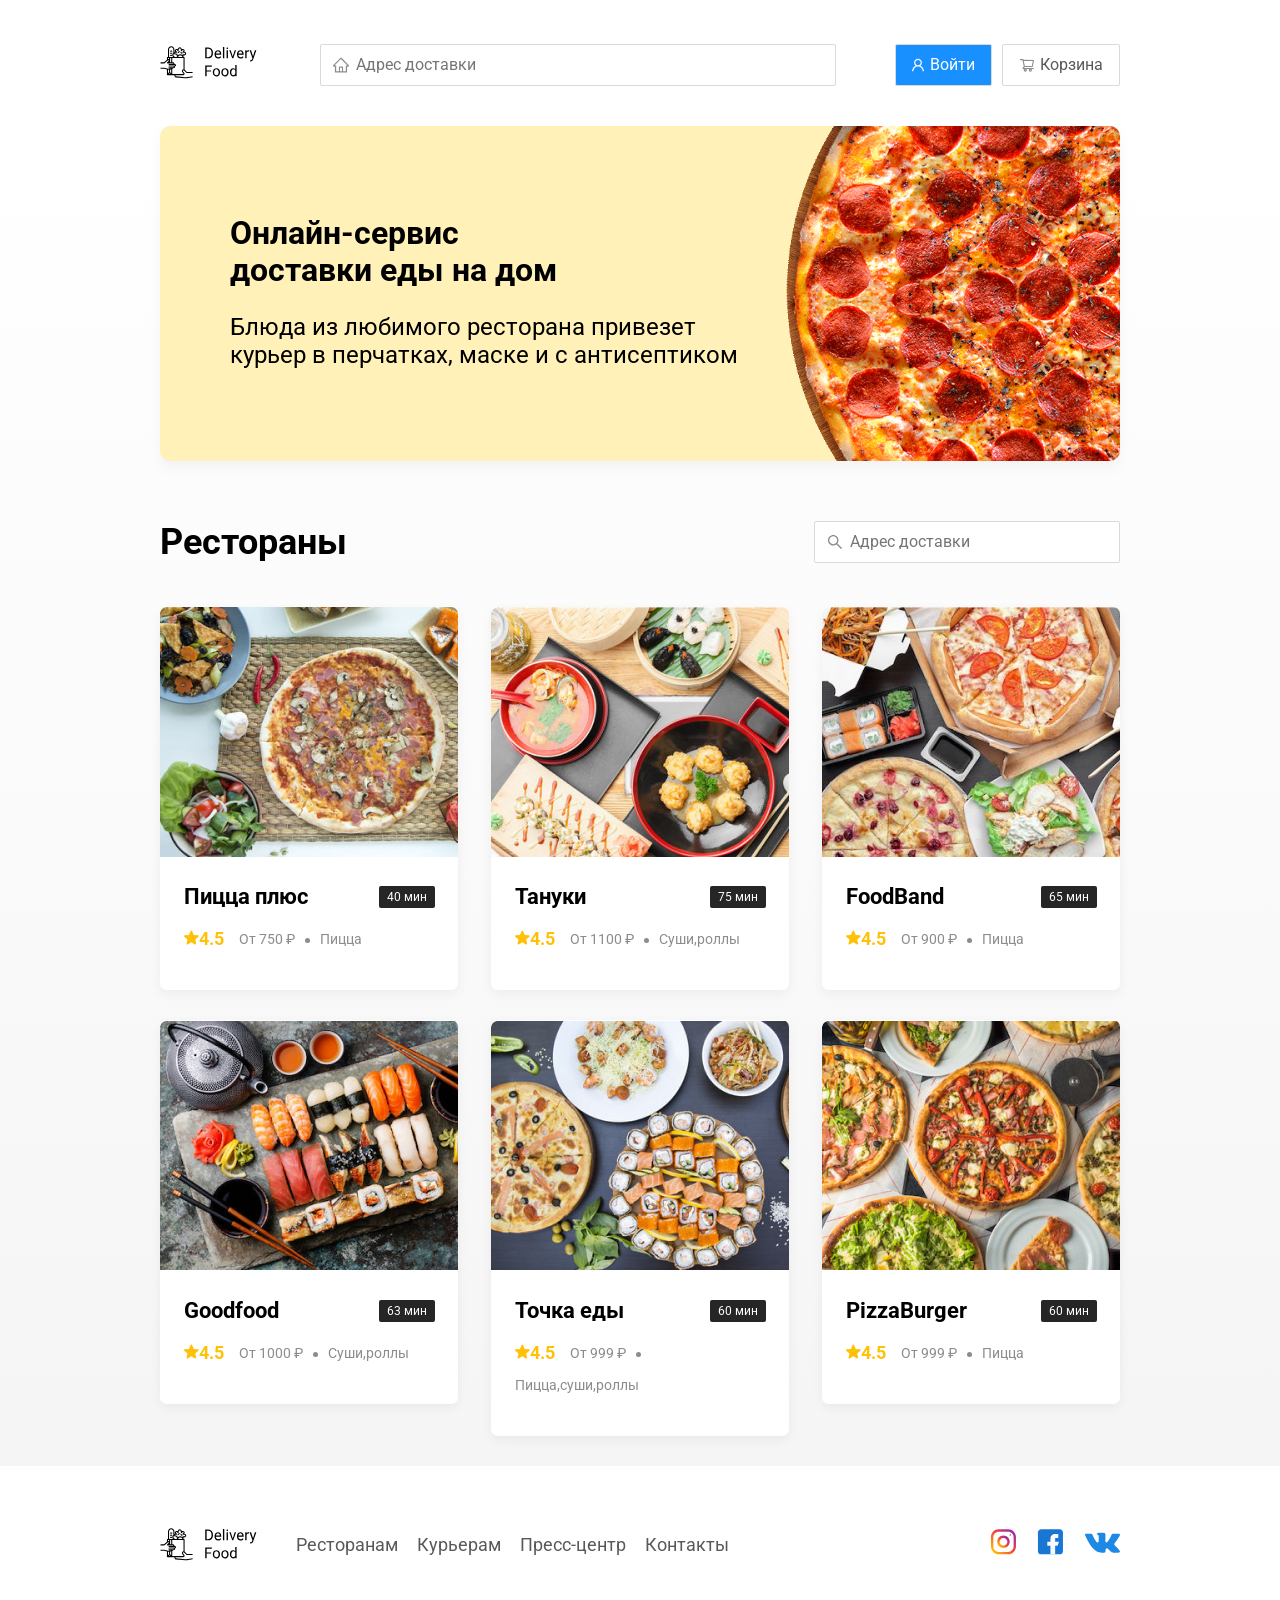
<file: index.html>
<!DOCTYPE html>
<html lang="ru">

<head>
  <meta charset="UTF-8" />
  <meta name="viewport" content="width=device-width, initial-scale=1.0" />
  <title>Delivery Food - Доставка еды на дом</title>
  <link href="https://fonts.googleapis.com/css2?family=Roboto:wght@400;700&display=swap" rel="stylesheet" />
  <link rel="stylesheet" href="css/normalize.css" />
  <link rel="stylesheet" href="css/style.css" />
</head>

<body>
  <div class="container">
    <!-- Шапка сайта -->
    <header class="header">
      <a href="index.html" class="logo">
        <img src="img\logo.svg" alt="Logo" class="logo" />
      </a>
      <input type="text" class="input input-address" placeholder="Адрес доставки" />
      <div class="buttons">
        <button class="button button-primary">
          <img src="img/User.svg" alt="user" class="button-icon" />
          <span class="button-text">Войти</span>
        </button>
        <button class="button">
          <img src="img/shopping-cart.svg" alt="shopping cart" class="buttom-icon__2" />
          <span class="button-twxt">Корзина</span>
        </button>
      </div>
    </header>
  </div>
  <!-- /container-->
  <main class="main">
    <div class="container">
      <section class="promo">
        <h1 class="promo-title">Онлайн-сервис<br />доставки еды на дом</h1>
        <p class="promo-text">
          Блюда из любимого ресторана привезет курьер в перчатках, маске и с
          антисептиком
        </p>
      </section>
      <section class="restaurants">
        <div class="heading">
          <h2 class="title">Рестораны</h2>
          <input type="text" class="input input-search" placeholder="Адрес доставки" />
        </div>
        <div class="cards">
          <a href="restaurants.html" class="card">
            <img src="img/pizza.jpg" alt="pizza" class="card-image" />
            <div class="card-text">
              <div class="card-heading">
                <h3 class="card-title">Пицца плюс</h3>
                <span class="card-tag tag">40 мин</span>
              </div>
              <div class="card-info">
                <div class="rating">
                  <img src="img/star.svg" alt="rating" class="rating-star" />4.5
                </div>
                <div class="price">От 750 ₽</div>
                <div class="category">Пицца</div>
              </div>
            </div>
          </a>
          <!-- /.card -->
          <a href="restaurants.html" class="card">
            <img src="img/pizza2.jpg" alt="pizza" class="card-image" />
            <div class="card-text">
              <div class="card-heading">
                <h3 class="card-title">Тануки</h3>
                <span class="card-tag tag">75 мин</span>
              </div>
              <div class="card-info">
                <div class="rating">
                  <img src="img/star.svg" alt="rating" class="rating-star" />4.5
                </div>
                <div class="price">От 1100 ₽</div>
                <div class="category">Суши,роллы</div>
              </div>
            </div>
          </a>
          <!-- /.card -->
          <a href="restaurants.html" class="card">
            <img src="img/pizza3.jpg" alt="pizza" class="card-image" />
            <div class="card-text">
              <div class="card-heading">
                <h3 class="card-title">FoodBand</h3>
                <span class="card-tag tag">65 мин</span>
              </div>
              <div class="card-info">
                <div class="rating">
                  <img src="img/star.svg" alt="rating" class="rating-star" />4.5
                </div>
                <div class="price">От 900 ₽</div>
                <div class="category">Пицца</div>
              </div>
            </div>
          </a>
          <!-- /.card -->
          <a href="restaurants.html" class="card">
            <img src="img/pizza4.jpg" alt="pizza" class="card-image" />
            <div class="card-text">
              <div class="card-heading">
                <h3 class="card-title">Goodfood</h3>
                <span class="card-tag tag">63 мин</span>
              </div>
              <div class="card-info">
                <div class="rating">
                  <img src="img/star.svg" alt="rating" class="rating-star" />4.5
                </div>
                <div class="price">От 1000 ₽</div>
                <div class="category">Суши,роллы</div>
              </div>
            </div>
          </a>
          <!-- /.card -->
          <a href="restaurants.html" class="card">
            <img src="img/pizza5.jpg" alt="pizza" class="card-image" />
            <div class="card-text">
              <div class="card-heading">
                <h3 class="card-title">Точка еды</h3>
                <span class="card-tag tag">60 мин</span>
              </div>
              <div class="card-info">
                <div class="rating">
                  <img src="img/star.svg" alt="rating" class="rating-star" />4.5
                </div>
                <div class="price">От 999 ₽</div>
                <div class="category">Пицца,суши,роллы</div>
              </div>
            </div>
          </a>
          <!-- /.card -->
          <a href="restaurants.html" class="card">
            <img src="img/pizza6.jpg" alt="pizza" class="card-image" />
            <div class="card-text">
              <div class="card-heading">
                <h3 class="card-title">PizzaBurger</h3>
                <span class="card-tag tag">60 мин</span>
              </div>
              <div class="card-info">
                <div class="rating">
                  <img src="img/star.svg" alt="rating" class="rating-star" />4.5
                </div>
                <div class="price">От 999 ₽</div>
                <div class="category">Пицца</div>
              </div>
            </div>
          </a>
          <!-- /.card -->
        </div>
        <!-- /.cards -->
      </section>
    </div>
    <!-- / container-->
  </main>
  <footer class="footer">
    <div class="container">
      <div class="footer-block">
        <img src="img/logo.svg" alt="" class="logo footer-logo" />
        <nav class="footer-nav">
          <a href="#" class="footer-link">Ресторанам </a>
          <a href="#" class="footer-link">Курьерам</a>
          <a href="#" class="footer-link">Пресс-центр</a>
          <a href="#" class="footer-link">Контакты</a>
        </nav>
        <div class="social-links">
          <a href="#" class="social-link"><img src="img/inst.svg" alt="instagram" /></a>
          <a href="#" class="social-link"><img src="img/fb.svg" alt="facebook" /></a>
          <a href="#" class="social-link"><img src="img/vk.svg" alt="vkontakte" /></a>
        </div>
      </div>
    </div>
  </footer>
</body>

</html>
</file>
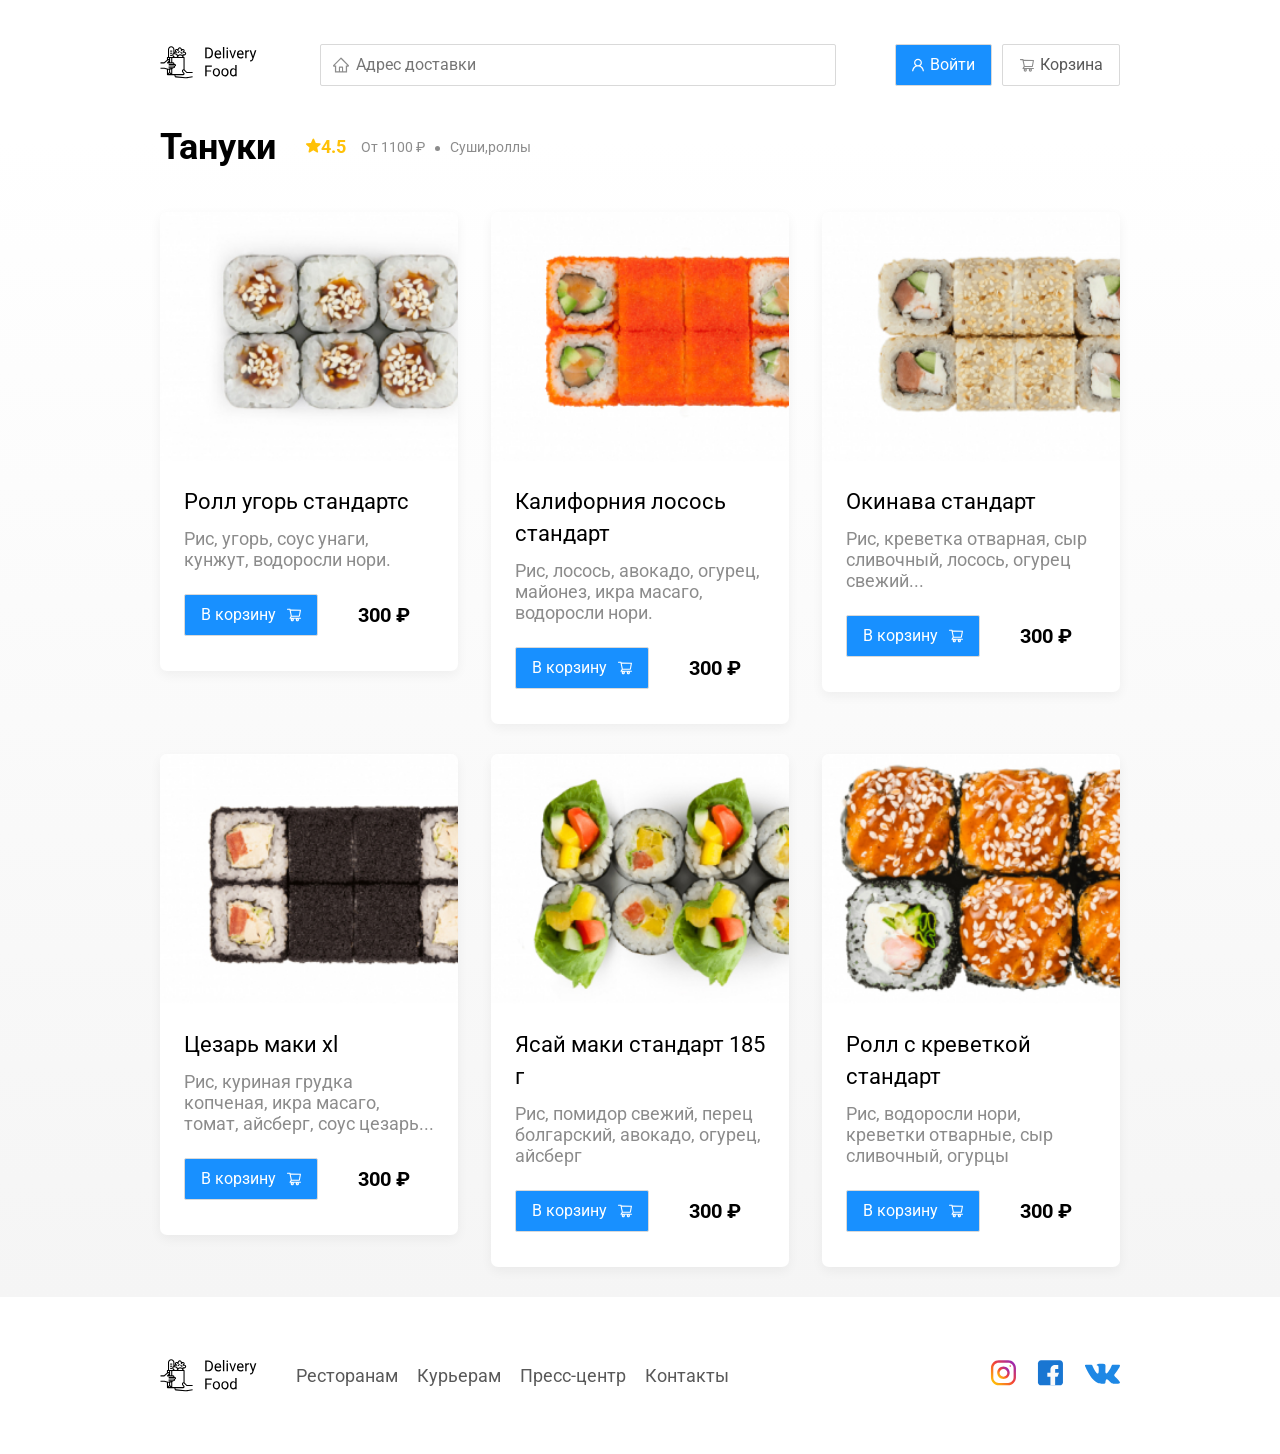
<file: restaurants.html>
<!DOCTYPE html>
<html lang="ru">

<head>
  <meta charset="UTF-8" />
  <meta name="viewport" content="width=device-width, initial-scale=1.0" />
  <title>Тануки</title>
  <link href="https://fonts.googleapis.com/css2?family=Roboto:wght@400;700&display=swap" rel="stylesheet" />
  <link rel="stylesheet" href="css/normalize.css" />
  <link rel="stylesheet" href="css/animate.css" />
  <link rel="stylesheet" href="css/style.css" />
</head>

<body>
  <div class="container">
    <!-- Шапка сайта -->
    <header class="header">
      <a href="index.html" class="logo">
        <img src="img/logo.svg" alt="logo" class="logo" />
      </a>
      <input type="text" class="input input-address" placeholder="Адрес доставки" />
      <div class="buttons">
        <button class="button button-primary">
          <img src="img/User.svg" alt="user" class="button-icon" />
          <span class="button-text">Войти</span>
        </button>
        <button class="button" id="cart-button">
          <img src="img/shopping-cart.svg" alt="shopping cart" class="buttom-icon__2" />
          <span class="button-twxt">Корзина</span>
        </button>
      </div>
    </header>
  </div>
  <!-- /container-->
  <main class="main">
    <div class="container">
      <section class="restaurants">
        <div class="heading">
          <h2 class="title">Тануки</h2>
          <div class="card-info">
            <div class="rating">
              <img src="img/star.svg" alt="rating" class="rating-star" />4.5
            </div>
            <div class="price">От 1100 ₽</div>
            <div class="category">Суши,роллы</div>
          </div>
        </div>
        <div class="cards">
          <div class="card wow fadeInUp" data-wow-delay="0.2s">
            <img src="img/card-image-roll1.jpg" alt="pizza" class="card-image" />
            <div class="card-text">
              <div class="card-heading">
                <h3 class="card-title card-title-reg">Ролл угорь стандартс</h3>
              </div>
              <div class="card-info">
                <div class="ingredients">Рис, угорь, соус унаги, кунжут, водоросли нори.</div>
              </div>
              <div class="card-buttons">
                <button class="button button-primary">
                  <span class="button-card-text">В корзину</span>
                  <img src="img/shopping-card-white.svg" alt="shopping-cart" class="button-card-image">
                </button>
                <strong class="card-price-bold">300 ₽</strong>
              </div>
            </div>
            <!--/card-text-->
          </div>
          <!-- /.card -->
          <div class="card wow fadeInUp" data-wow-delay="0.4s">
            <img src="img/card-image-roll2.jpg" alt="pizza" class="card-image" />
            <div class="card-text">
              <div class="card-heading">
                <h3 class="card-title card-title-reg">Калифорния лосось стандарт</h3>
              </div>
              <div class="card-info">
                <div class="ingredients">Рис, лосось, авокадо, огурец, майонез, икра масаго, водоросли нори.</div>
              </div>
              <div class="card-buttons">
                <button class="button button-primary">
                  <span class="button-card-text">В корзину</span>
                  <img src="img/shopping-card-white.svg" alt="shopping-cart" class="button-card-image">
                </button>
                <strong class="card-price-bold">300 ₽</strong>
              </div>
            </div>
            <!--/card-text-->
          </div>
          <!-- /.card -->
          <div class="card wow fadeInUp" data-wow-delay="0.4s">
            <img src="img/card-image-roll3.jpg" alt="pizza" class="card-image" />
            <div class="card-text">
              <div class="card-heading">
                <h3 class="card-title card-title-reg">Окинава стандарт</h3>
              </div>
              <div class="card-info">
                <div class="ingredients"> Рис, креветка отварная, сыр сливочный, лосось, огурец свежий...</div>
              </div>
              <div class="card-buttons">
                <button class="button button-primary">
                  <span class="button-card-text">В корзину</span>
                  <img src="img/shopping-card-white.svg" alt="shopping-cart" class="button-card-image">
                </button>
                <strong class="card-price-bold">300 ₽</strong>
              </div>
            </div>
            <!--/card-text-->
          </div>
          <!-- /.card -->
          <div class="card wow fadeInUp" data-wow-delay="0.5s">
            <img src="img/card-image-roll4.jpg" alt="pizza" class="card-image" />
            <div class="card-text">
              <div class="card-heading">
                <h3 class="card-title card-title-reg">Цезарь маки хl</h3>
              </div>
              <div class="card-info">
                <div class="ingredients">Рис, куриная грудка копченая, икра масаго, томат, айсберг, соус цезарь...</div>
              </div>
              <div class="card-buttons">
                <button class="button button-primary">
                  <span class="button-card-text">В корзину</span>
                  <img src="img/shopping-card-white.svg" alt="shopping-cart" class="button-card-image">
                </button>
                <strong class="card-price-bold">300 ₽</strong>
              </div>
            </div>
            <!--/card-text-->
          </div>
          <!-- /.card -->
          <div class="card wow fadeInUp" data-wow-delay="0.6s">
            <img src="img/card-image-roll5.jpg" alt="pizza" class="card-image" />
            <div class="card-text">
              <div class="card-heading">
                <h3 class="card-title card-title-reg">Ясай маки стандарт 185 г</h3>
              </div>
              <div class="card-info">
                <div class="ingredients">Рис, помидор свежий, перец болгарский, авокадо, огурец, айсберг</div>
              </div>
              <div class="card-buttons">
                <button class="button button-primary">
                  <span class="button-card-text">В корзину</span>
                  <img src="img/shopping-card-white.svg" alt="shopping-cart" class="button-card-image">
                </button>
                <strong class="card-price-bold">300 ₽</strong>
              </div>
            </div>
            <!--/card-text-->
          </div>
          <!-- /.card -->
          <div class="card wow fadeInUp" data-wow-delay="0.8s">
            <img src="img/card-image-roll6.jpg" alt="pizza" class="card-image" />
            <div class="card-text">
              <div class="card-heading">
                <h3 class="card-title card-title-reg">Ролл с креветкой стандарт</h3>
              </div>
              <div class="card-info">
                <div class="ingredients">Рис, водоросли нори, креветки отварные, сыр сливочный, огурцы</div>
              </div>
              <div class="card-buttons">
                <button class="button button-primary">
                  <span class="button-card-text">В корзину</span>
                  <img src="img/shopping-card-white.svg" alt="shopping-cart" class="button-card-image">
                </button>
                <strong class="card-price-bold">300 ₽</strong>
              </div>
            </div>
            <!--/card-text-->
          </div>
          <!-- /.card -->
        </div>
        <!-- /.cards -->
      </section>
    </div>
    <!-- / container-->
  </main>
  <footer class="footer">
    <div class="container">
      <div class="footer-block">
        <img src="img/logo.svg" alt="" class="logo footer-logo" />
        <nav class="footer-nav">
          <a href="#" class="footer-link">Ресторанам </a>
          <a href="#" class="footer-link">Курьерам</a>
          <a href="#" class="footer-link">Пресс-центр</a>
          <a href="#" class="footer-link">Контакты</a>
        </nav>
        <div class="social-links">
          <a href="#" class="social-link"><img src="img/inst.svg" alt="instagram" /></a>
          <a href="#" class="social-link"><img src="img/fb.svg" alt="facebook" /></a>
          <a href="#" class="social-link"><img src="img/vk.svg" alt="vkontakte" /></a>
        </div>
      </div>
    </div>
  </footer>
  <div class="modal">
    <div class="modal-dialog">
      <div class="modal-header">
        <h3 class="modal-title">Корзина</h3>
        <button class="close">&times;</button>
      </div>
      <!--/.modal-header-->
      <div class="model-body">
        <div class="food-row">
          <span class="food-name">Ролл угорь стандарт</span>
          <strong class="food-price">250 ₽</strong>
          <div class="food-counter">
            <button class="counter-button">-</button>
            <span class="counter">1</span>
            <button class="counter-button">+</button>
          </div>
        </div>
        <div class="food-row">
          <span class="food-name">Ролл угорь стандарт</span>
          <strong class="food-price">250 ₽</strong>
          <div class="food-counter">
            <button class="counter-button">-</button>
            <span class="counter">1</span>
            <button class="counter-button">+</button>
          </div>
        </div>
        <div class="food-row">
          <span class="food-name">Ролл угорь стандарт</span>
          <strong class="food-price">250 ₽</strong>
          <div class="food-counter">
            <button class="counter-button">-</button>
            <span class="counter">1</span>
            <button class="counter-button">+</button>
          </div>
        </div>
        <div class="food-row">
          <span class="food-name">Ролл угорь стандарт</span>
          <strong class="food-price">250 ₽</strong>
          <div class="food-counter">
            <button class="counter-button">-</button>
            <span class="counter">1</span>
            <button class="counter-button">+</button>
          </div>
        </div>
        <div class="food-row">
          <span class="food-name">Ролл угорь стандарт</span>
          <strong class="food-price">250 ₽</strong>
          <div class="food-counter">
            <button class="counter-button">-</button>
            <span class="counter">1</span>
            <button class="counter-button">+</button>
          </div>
        </div>
      </div>
      <div class="modal-footer">
        <span class="madal-pricetag">1250 ₽</span>
        <div class="footer-buttons">
          <button class="button button-primary">Оформить заказ</button>
          <button class="button">Отмена</button>
        </div>
      </div>
    </div>
    <!--/.modal-dialog-->
  </div>
  <script src="js/wow.min.js"></script>
  <script src="js/main.js"></script>
</body>

</html>
</file>
<file: css/style.css>
* {
  box-sizing: border-box;
}

body {
  font-family: "Roboto", sans-serif;
  padding-top: 44px;
}

.container {
  max-width: 1200px;
  margin: auto;
}

.header {
  display: flex;
  align-items: center;
  justify-content: space-between;
  margin-bottom: 40px;
}

.input {
  background: #ffffff;
  border: 1px solid #d9d9d9;
  border-radius: 2px;
  font-size: 16px;
  line-height: 24px;
  padding: 8px;
  padding-left: 35px;
  background-repeat: no-repeat;
  background-position: left 11px center;
}

.input-address {
  flex: 0.8;
  background-image: url(../img/home.svg);
}

.input-search {
  background-image: url(../img/search.svg);
  width: 306px;
  margin-left: auto;
}

.buttons {
  display: flex;
  align-items: center;
}

.button {
  display: flex;
  align-items: center;
  padding: 8px 16px;
  background: #ffffff;
  border: 1px solid #d9d9d9;
  box-sizing: border-box;
  box-shadow: 0px 0px 2px rgba(0, 0, 0, 0.0015);
  border-radius: 2px;
  color: #595959;
  font-size: 16px;
  line-height: 24px;
}

.button-primary {
  background: #1890ff;
  border: 1px solid #d9d9d9;
  color: white;
  margin-right: 10px;
}

.button-card-text {
  margin-right: 10px;
}

.button-icon {
  margin-right: 6px;
}

.buttom-icon__2 {
  margin-right: 6px;
}

.promo {
  box-shadow: 0px 7px 12px rgba(158, 158, 163, 0.1);
  background: #fff1b8 url(../img/promo-image.png) no-repeat top -100px right / 550px;
  border-radius: 10px;
  padding: 68px 70px;
  margin-bottom: 60px;
}

.promo-text {
  max-width: 538px;
  font-style: normal;
  font-weight: normal;
  font-size: 24px;
  line-height: 28px;
}

.heading {
  display: flex;
  align-items: center;
  margin-bottom: 44px;
}

.title {
  font-style: normal;
  font-weight: bold;
  font-size: 36px;
  line-height: 42px;
  color: #000000;
  margin: 0px;
  margin-right: 30px;
}

.cards {
  display: flex;
  align-items: flex-start;
  flex-wrap: wrap;
  justify-content: space-between;
}

.card {
  background: #ffffff;
  box-shadow: 0px 4px 12px rgba(0, 0, 0, 0.05);
  border-radius: 7px;
  overflow: hidden;
  margin-bottom: 30px;
  flex-basis: 31%;
  text-decoration: none;
}

.card-image {
  width: 384px;
  height: 250px;
  object-fit: cover;
}

.card-text {
  padding: 20px 23px 35px 24px;
}

.card-heading {
  display: flex;
  align-items: center;
  justify-content: space-between;
  margin-bottom: 10px;
}

.card-title {
  margin: 0;
  font-style: normal;
  font-weight: bold;
  font-size: 22px;
  line-height: 32px;
  color: #000000;
}

.card-title-reg {
  font-weight: 400;
}

.card-tag {
  font-style: normal;
  font-weight: normal;
  font-size: 12px;
  line-height: 20px;
  background: #262626;
  border-radius: 2px;
  color: #ffffff;
  padding: 1px 8px;
}

.card-info {
  display: flex;
  align-items: center;
  flex-wrap: wrap;
}

.card-price-bold {
  font-size: 20px;
  line-height: 32px;
  color: #000000;
  margin-left: 30px;
}

.card-buttons {
  display: flex;
  align-items: center;
  margin-top: 24px;
}

.rating {
  margin-right: 26px;
  font-style: normal;
  font-weight: bold;
  font-size: 18px;
  line-height: 32px;
  color: #ffc107;
}

.price,
.category {
  color: #8c8c8c;
  font-style: normal;
  font-weight: normal;
  font-size: 18px;
  line-height: 32px;
}

.price {
  margin-right: 10px;
}

.ingredients {
  font-size: 18px;
  line-height: 21px;
  color: #8c8c8c;
}

.category {
  text-overflow: ellipsis;
  overflow: hidden;
  white-space: nowrap;
  max-width: 150px;
}

.price::after {
  content: "";
  width: 5px;
  height: 5px;
  background-color: #8c8c8c;
  display: inline-block;
  vertical-align: middle;
  border-radius: 50%;
  margin-left: 10px;
}

.main {
  background: linear-gradient(180deg, rgba(245, 245, 245, 0) 1.04%, #f5f5f5 100%);
}

.footer {
  padding: 60px 0px;
}

.footer-block {
  display: flex;
  align-items: center;
  justify-content: space-between;
}

.footer-nav {
  margin-left: 35px;
  margin-right: auto;
}

.footer-link {
  display: inline-block;
  color: #595959;
  text-decoration: none;
  font-style: normal;
  font-weight: normal;
  font-size: 18px;
  line-height: 21px;
}

.footer-link:not(:last-child) {
  margin-right: 15px;
}

.social-links {
  display: flex;
  align-items: center;
}

.social-link:not(:last-child) {
  margin-right: 21px;
}

.modal {
  position: fixed;
  left: 0;
  top: 0;
  width: 100%;
  height: 100%;
  background: rgba(0, 0, 0, 0.4);
  display: none;
}

.is-open {
  display: flex;
}

.modal-dialog {
  max-width: 780px;
  width: 95%;
  background: #ffffff;
  border-radius: 5px;
  margin: auto;
  padding: 40px 45px;
}

.modal-header {
  display: flex;
  align-items: center;
  justify-content: space-between;
  margin-bottom: 45px;
}

.modal-title {
  margin: 0;
  font-size: 36px;
  line-height: 42px;
  font-weight: bold;
}

.close {
  font-size: 36px;
  border: none;
  background-color: transparent;
}

.modal-body {
  margin-bottom: 52px;
}

.food-row {
  display: flex;
  align-items: flex-start;
  justify-content: space-between;
  padding-bottom: 8px;
  border-bottom: 1px solid #d9d9d9;
  margin-bottom: 15px;
}

.food-name {
  font-weight: normal;
  font-size: 18px;
  line-height: 32px;
}

.food-price {
  margin-left: auto;
  margin-right: 47px;
  font-style: normal;
  font-weight: bold;
  font-size: 20px;
  line-height: 32px;
}

.food-counter {
  display: flex;
  align-items: center;
}

.counter-button {
  display: flex;
  align-items: center;
  justify-content: center;
  width: 39px;
  height: 32px;
  background: #ffffff;
  border: 1px solid #40a9ff;
  box-sizing: border-box;
  border-radius: 2px;
  font-weight: normal;
  font-size: 14px;
  line-height: 22px;
  color: #40a9ff;
}

.counter {
  font-size: 16px;
  line-height: 24px;
  margin-left: 10px;
  margin-right: 10px;
}

.modal-footer {
  display: flex;
  align-items: center;
  justify-content: space-between;
}

.footer-buttons {
  display: flex;
  align-items: center;
}

.madal-pricetag {
  background: #262626;
  border-radius: 5px;
  color: #f5f5f5;
  padding: 15px 20px;
  font-size: 20px;
  line-height: 23px;
}

@media (max-width: 1366px) {
  .container {
    max-width: 960px;
  }

  .promo {
    background-position: center right -300px;
    background-size: 650px;
  }

  .rating {
    margin-right: 15px;
  }

  .category,
  .price {
    font-size: 14px;
  }
}

@media (max-width: 992px) {
  .container {
    max-width: 750px;
  }

  .promo {
    padding: 50px;
    background-size: 500px;
    background-position: center right -200px;
  }

  .promo-text {
    font-size: 18px;
    max-width: 400px;
  }

  .card {
    flex-basis: 49%;
  }

  .footer-link {
    font-size: 16px;
  }
}

@media (max-width: 768px) {
  .container {
    max-width: 560px;
  }

  .card-info {
    flex-wrap: wrap;
  }

  .card.rating {
    flex-basis: 100%;
  }

  .card-title {
    font-size: 18px;
  }

  .promo {
    background-size: 400px;
    background-position: bottom 30px right -200px;
  }

  .promo-title {
    font-size: 24px;
    line-height: 1.4;
  }

  .promo-text {
    margin-top: 0;
  }
}

@media (max-width: 578px) {
  .container {
    width: 90%;
  }

  .header {
    flex-wrap: wrap;
  }

  .input-address {
    order: 5;
    margin-top: 15px;
    flex: 1;
  }

  .promo {
    background-image: none;
  }

  .promo-title {
    margin-bottom: 10px;
  }

  .section-title {
    font-size: 20px;
  }

  .card {
    flex-basis: 100%;
  }

  .card-image {
    width: 100%;
  }

  .footer {
    padding: 30px 0;
  }

  .footer-block {
    align-items: flex-start;
  }

  .footer-nav {
    margin-left: 0;
    margin-right: 0;
    order: 0;
    display: flex;
    flex-direction: column;
  }

  .footer-logo {
    margin-right: 15px;
    order: 1;
  }

  .social-links {
    order: 2;
  }
}

@media (max-width: 480px) {
  .button-text {
    display: none;
  }

  .button {
    min-height: 40px;
  }

  .button-icon {
    margin-right: 0;
  }

  .promo {
    padding: 20px;
  }

  .heading {
    flex-wrap: wrap;
  }

  .input-search {
    flex: 1;
  }

  .footer-block {
    flex-wrap: wrap;
    flex-direction: column;
    align-items: center;
  }

  .footer-logo {
    order: 0;
    margin-bottom: 20px;
  }

  .footer-nav {
    margin-bottom: 20px;
    text-align: center;
  }

  .footer-link:not(:last-child) {
    margin-right: 0;
  }
}
</file>
